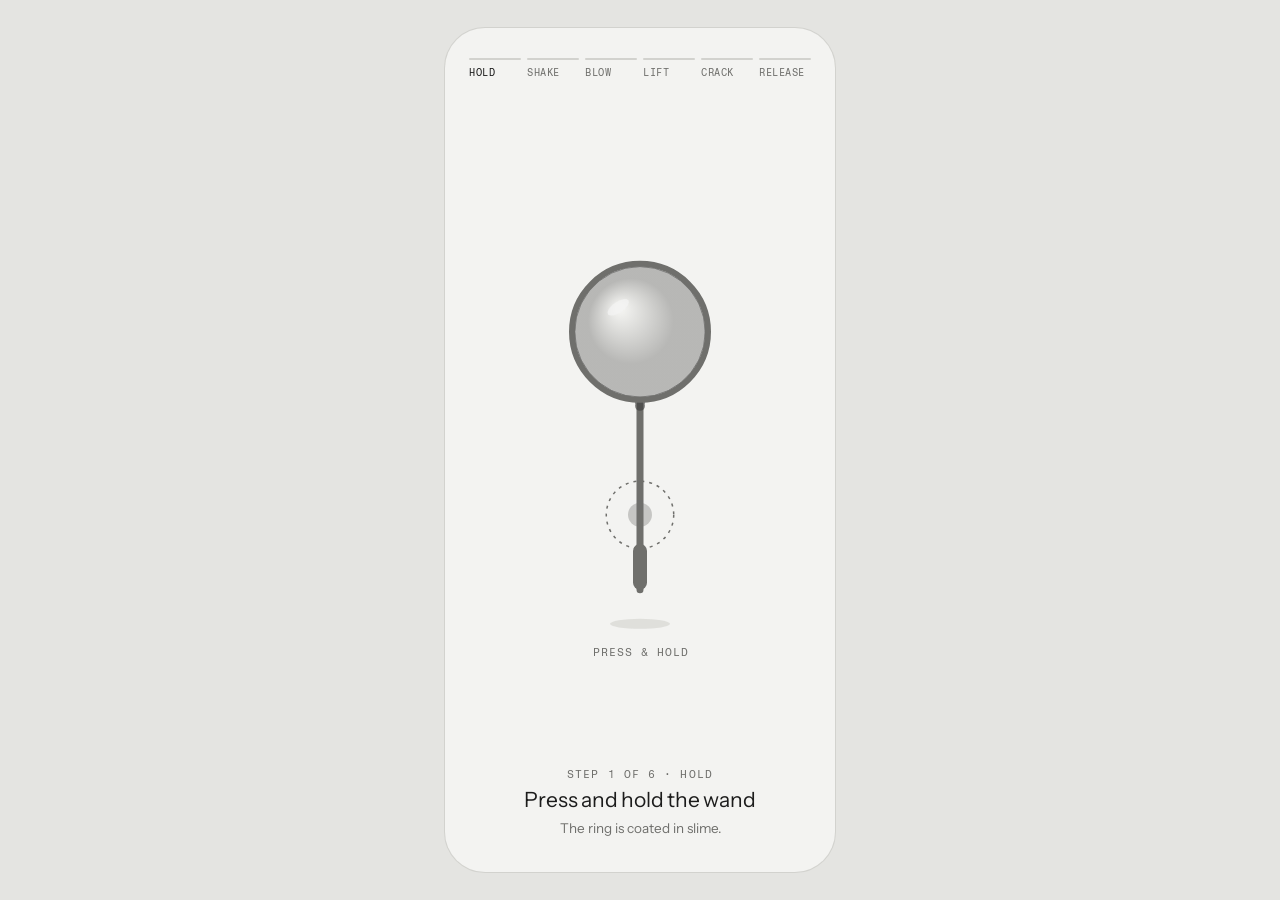
<file: docs/index.html>
<!doctype html>
<html lang="en">
<head>
<meta charset="utf-8">
<meta name="viewport" content="width=device-width,initial-scale=1,viewport-fit=cover">
<title>A Bubble's Life</title>
<meta name="description" content="A sequential interaction prototype: load the wand, blow a bubble, lift it, crack it, let it go.">
<link rel="preconnect" href="https://fonts.googleapis.com">
<link rel="preconnect" href="https://fonts.gstatic.com" crossorigin>
<link rel="stylesheet" href="https://fonts.googleapis.com/css2?family=Fragment+Mono&family=Instrument+Sans:wght@400;500&display=swap">
<link rel="stylesheet" href="css/style.css">
</head>
<body>
<!--
  One 390×844 phone frame, scaled to fit the viewport. Layers, back to front:
  sky (parallax specks for the camera move) → world (wand: canvas for study 01, DOM for study 02)
  → bubble layer (study 02 bubble) → fragile layer (study 03 SVG) → progress rail, cue footer, end card.
-->
<div class="fit" id="fit">
<div class="frame" id="frame">

  <div class="sky" id="sky" aria-hidden="true"></div>

  <div class="world" id="world">
    <!-- 01 · Slime Wand -->
    <canvas id="wandCanvas" tabindex="0" role="button" aria-label="Bubble wand dipped in slime. Press and hold it, then drag left and right to shake it. Keyboard: hold Space and press the left and right arrows."></canvas>

    <!-- 02 · Bubble Release: wand -->
    <div id="pressCue" hidden aria-hidden="true">
      <div class="pring pulse"></div>
      <div class="pring pulse2"></div>
    </div>
    <button id="wand" type="button" hidden aria-label="Bubble wand: press and hold to blow a bubble, then let go">
      <svg aria-hidden="true" width="88" height="220" viewBox="0 0 88 220" fill="none">
        <circle id="film" cx="44" cy="44" r="27"></circle>
        <circle cx="44" cy="44" r="27" stroke="currentColor" stroke-width="2"></circle>
        <line x1="44" y1="71" x2="44" y2="214" stroke="currentColor" stroke-width="2" stroke-linecap="round"></line>
      </svg>
    </button>
    <div id="threshold" hidden></div>
    <div id="swipeCue" hidden aria-hidden="true">
      <svg class="bob" width="22" height="12" viewBox="0 0 22 12" fill="none" stroke="currentColor" stroke-width="1.5" stroke-linecap="round" stroke-linejoin="round"><path d="M2 10l9-8 9 8"></path></svg>
      <svg class="bob2" width="22" height="12" viewBox="0 0 22 12" fill="none" stroke="currentColor" stroke-width="1.5" stroke-linecap="round" stroke-linejoin="round"><path d="M2 10l9-8 9 8"></path></svg>
    </div>
  </div>

  <!-- 02 · Bubble Release: bubble (outside the world so the camera can follow it) -->
  <div class="bubble-layer" id="bubbleLayer">
    <button id="bubble" type="button" hidden aria-label="Bubble: swipe up to lift it">
      <span id="bubbleSkin"></span>
      <svg aria-hidden="true" viewBox="0 0 100 100">
        <path class="hl1" d="M24 40 A30 30 0 0 1 42 22" fill="none" stroke-width="4" stroke-linecap="round"></path>
        <path class="hl2" d="M72 76 A30 30 0 0 1 62 82" fill="none" stroke-width="2" stroke-linecap="round"></path>
      </svg>
    </button>
  </div>

  <!-- 03 · Fragile Bubble -->
  <div class="fragile" id="fragile" hidden>
    <div class="floater"><div class="shaker" id="shaker">
      <svg id="s" viewBox="0 0 300 300" aria-label="A fragile bubble">
        <defs id="defs">
          <clipPath id="bodyclip"><circle cx="150" cy="150" r="78"></circle></clipPath>
        </defs>
        <g id="cue">
          <circle class="ring a" cx="150" cy="150" r="92"></circle>
          <circle class="ring b" cx="150" cy="150" r="92"></circle>
        </g>
        <g id="whole" tabindex="0" role="button" aria-label="Bubble. Tap to crack it."></g>
        <g id="cracks" clip-path="url(#bodyclip)"></g>
        <g id="frags"></g>
        <g id="fx"></g>
      </svg>
    </div></div>
  </div>

  <header class="top">
    <ol class="rail" id="rail" aria-label="Progress"></ol>
  </header>

  <footer class="cue" id="cueBox" aria-live="polite">
    <div class="caption" id="caption"></div>
    <div class="label" id="label"></div>
    <div class="sub" id="sub"></div>
  </footer>

  <div class="endcard" id="endcard" hidden>
    <p class="end-title">Nothing left.</p>
    <p class="end-sub">Slime, breath, air, then dust.<br>One bubble's whole life.</p>
    <button id="again" type="button">Blow another bubble</button>
  </div>

</div>
</div>

<script src="js/sequence.js"></script>
<script src="js/scene-wand.js"></script>
<script src="js/scene-blow.js"></script>
<script src="js/scene-fragile.js"></script>
<script>Seq.boot();</script>
</body>
</html>
</file>
<file: docs/css/style.css>
/* A Bubble's Life — one shared token set for all three studies (greyscale, light + dark). */
:root {
  --bg: #e4e4e1;
  --surface: #f3f3f1;
  --ink: #1c1c1c;
  --muted: #6f6f6c;
  --line: #d2d2ce;
  --film: #3a3a3a;      /* 01 slime membrane */
  --glass: #ffffff;     /* 02 film inside the wand loop */
  --fill: #f8f8f8;      /* 03 bubble body */
  --edge: #262626;      /* 03 bubble outline + cracks */
  --bub-hi: rgba(255,255,255,.95);
  --bub-mid: rgba(255,255,255,.35);
  --bub-lo: rgba(232,232,229,.25);
  --bub-shade: rgba(28,28,28,.07);
  --bub-rim: rgba(28,28,28,.42);
  --bub-hl: #ffffff;
  --bub-hl2: rgba(28,28,28,.18);
  --sans: "Instrument Sans", system-ui, -apple-system, "Segoe UI", sans-serif;
  --mono: "Fragment Mono", ui-monospace, "SF Mono", Menlo, monospace;
  color-scheme: light;
}
@media (prefers-color-scheme: dark) {
  :root:not([data-theme="light"]) {
    --bg: #0b0b0b; --surface: #151515; --ink: #ececea; --muted: #8c8c8a; --line: #343434;
    --film: #d6d6d4; --glass: #2c2c2c; --fill: #1d1d1d; --edge: #d8d8d8;
    --bub-hi: rgba(255,255,255,.30); --bub-mid: rgba(255,255,255,.08); --bub-lo: rgba(255,255,255,.03);
    --bub-shade: rgba(255,255,255,.07); --bub-rim: rgba(236,236,234,.5); --bub-hl: rgba(255,255,255,.75); --bub-hl2: rgba(255,255,255,.18);
    color-scheme: dark;
  }
}
:root[data-theme="dark"] {
  --bg: #0b0b0b; --surface: #151515; --ink: #ececea; --muted: #8c8c8a; --line: #343434;
  --film: #d6d6d4; --glass: #2c2c2c; --fill: #1d1d1d; --edge: #d8d8d8;
  --bub-hi: rgba(255,255,255,.30); --bub-mid: rgba(255,255,255,.08); --bub-lo: rgba(255,255,255,.03);
  --bub-shade: rgba(255,255,255,.07); --bub-rim: rgba(236,236,234,.5); --bub-hl: rgba(255,255,255,.75); --bub-hl2: rgba(255,255,255,.18);
  color-scheme: dark;
}

[hidden] { display: none !important; }
html, body { height: 100%; margin: 0; }
body {
  background: var(--bg); color: var(--ink); font-family: var(--sans);
  overflow: hidden;
  -webkit-tap-highlight-color: transparent;
}
button { font: inherit; color: inherit; }
button:focus-visible, canvas:focus-visible { outline: 1.5px solid var(--ink); outline-offset: 4px; }

/* Fixed phone frame, scaled by sequence.js to fit the viewport */
.fit { position: fixed; left: 50%; top: 50%; width: 390px; height: 844px; transform-origin: center; transform: translate(-50%, -50%); }
.frame {
  position: relative; width: 390px; height: 844px; overflow: hidden;
  background: var(--surface); border-radius: 40px; box-shadow: 0 0 0 1px var(--line);
  user-select: none; -webkit-user-select: none; touch-action: none;
}
body.full .frame { border-radius: 0; box-shadow: none; }
.sky, .world, .bubble-layer, .fragile { position: absolute; inset: 0; }

/* Sky specks: only visible while the camera follows the bubble up */
.sky { opacity: 0; pointer-events: none; }
.sky i { position: absolute; border-radius: 50%; background: var(--muted); opacity: .35; }

/* ---------- 01 · Slime Wand ---------- */
#wandCanvas { position: absolute; inset: 0; width: 100%; height: 100%; display: block; touch-action: none; cursor: grab; transition: opacity .45s ease; outline: none; }
#wandCanvas.drag { cursor: grabbing; }
#wandCanvas.gone { opacity: 0; pointer-events: none; }

/* ---------- 02 · Bubble Release ---------- */
@keyframes pulse { 0% { transform: scale(1); opacity: .55 } 100% { transform: scale(1.9); opacity: 0 } }
@keyframes bob { 0%,100% { transform: translateY(0); opacity: .35 } 50% { transform: translateY(-8px); opacity: 1 } }
@keyframes breathe { 0%,100% { transform: scale(1) } 50% { transform: scale(1.025) } }
.pulse { animation: pulse 2.2s cubic-bezier(.2,.6,.3,1) infinite; }
.pulse2 { animation: pulse 2.2s cubic-bezier(.2,.6,.3,1) 1.1s infinite; }
.bob { animation: bob 1.6s ease-in-out infinite; }
.bob2 { animation: bob 1.6s ease-in-out .18s infinite; }
.breathe { animation: breathe 2.8s ease-in-out infinite; }

.pring { position: absolute; left: 163px; top: 528px; width: 64px; height: 64px; border-radius: 50%; border: 1px solid var(--muted); pointer-events: none; }
#wand {
  position: absolute; left: 151px; top: 516px; width: 88px; height: 220px;
  padding: 0; border: 0; background: transparent; touch-action: none;
  transform-origin: 44px 216px; color: var(--ink);
}
#film { fill: var(--glass); transition: fill-opacity 300ms ease; }
#threshold { position: absolute; left: 165px; width: 60px; border-top: 1.5px dashed var(--line); transition: border-color 200ms ease; }
#swipeCue { position: absolute; left: 179px; width: 32px; display: flex; flex-direction: column; align-items: center; color: var(--ink); }

.bubble-layer { pointer-events: none; }
#bubble { position: absolute; padding: 0; border: 0; border-radius: 50%; background: transparent; touch-action: none; }
#bubbleSkin {
  position: absolute; inset: 0; border-radius: 50%; display: block; box-sizing: border-box;
  border: 1.5px solid var(--bub-rim);
  background: radial-gradient(circle at 34% 30%, var(--bub-hi) 0%, var(--bub-mid) 34%, var(--bub-lo) 70%, var(--bub-shade) 100%);
}
#bubble svg { position: absolute; inset: 0; width: 100%; height: 100%; }
#bubble .hl1 { stroke: var(--bub-hl); }
#bubble .hl2 { stroke: var(--bub-hl2); }

/* ---------- 03 · Fragile Bubble ---------- */
.fragile { touch-action: none; }
.floater { position: absolute; left: 25px; top: 230px; width: 340px; height: 340px; animation: float 5.5s ease-in-out -1.375s infinite; }
.shaker, #s { width: 100%; height: 100%; display: block; overflow: visible; }
@keyframes float { 0%,100% { transform: translateY(-6px) } 50% { transform: translateY(6px) } }

.fragile .body { fill: var(--fill); fill-opacity: .72; stroke: var(--edge); stroke-width: 1.1; }
.fragile .hl { fill: none; stroke: var(--ink); stroke-width: 2.2; stroke-linecap: round; opacity: .28; }
.fragile .spec { fill: var(--ink); opacity: .32; }
#whole { cursor: pointer; transform-box: fill-box; transform-origin: center; transition: transform .18s cubic-bezier(.3,.7,.4,1); outline: none; }
#whole.pressed { transform: scale(.955, .94); }
#whole:focus-visible .body { stroke-width: 2.2; }

.fragile .ring { fill: none; stroke: var(--ink); stroke-width: .8; stroke-dasharray: 2 5; opacity: 0; transform-box: fill-box; transform-origin: center; }
.cue1 .ring { animation: ring 2.4s cubic-bezier(.2,.6,.3,1) infinite; }
.cue1 .ring.b { animation-delay: 1.2s; }
@keyframes ring { 0% { transform: scale(.94); opacity: .55 } 100% { transform: scale(1.22); opacity: 0 } }

.crack { fill: none; stroke: var(--edge); stroke-width: 1; stroke-linecap: round; stroke-linejoin: round; stroke-dasharray: 1; stroke-dashoffset: 1; }
.frag { cursor: pointer; transform-box: view-box; transform-origin: 0 0; outline: none; }
.edge { fill: none; stroke: var(--edge); stroke-width: 1.2; stroke-linejoin: round; }
.cue2 .edge { animation: edge 1.6s ease-in-out infinite; }
@keyframes edge { 0%,100% { stroke-opacity: 1 } 50% { stroke-opacity: .35 } }
.frag.pressed .body { fill-opacity: .35; }
.frag:focus-visible .edge { stroke-width: 2.4; animation: none; }
.ripple { fill: none; stroke: var(--ink); stroke-width: 1; }
.dust { fill: var(--ink); }

/* ---------- Progress rail (all six steps) ---------- */
.top { position: absolute; top: 30px; left: 24px; right: 24px; pointer-events: none; }
.rail { display: grid; grid-template-columns: repeat(6, 1fr); gap: 6px; list-style: none; margin: 0; padding: 0; }
.rail li { display: grid; gap: 8px; font: 9.5px/1 var(--mono); letter-spacing: .06em; text-transform: uppercase; color: var(--muted); transition: color .3s; }
.rail .bar { height: 2px; background: var(--line); border-radius: 2px; overflow: hidden; }
.rail .bar i { display: block; height: 100%; background: var(--ink); transform: scaleX(0); transform-origin: left; transition: transform .25s ease; }
.rail li.on, .rail li.done { color: var(--ink); }
.rail li.wait .bar i { animation: fillpulse 1.8s ease-in-out infinite; }
@keyframes fillpulse { 0%,100% { transform: scaleX(.08) } 50% { transform: scaleX(.3) } }

/* ---------- Cue footer ---------- */
.cue {
  position: absolute; left: 24px; right: 24px; bottom: 34px;
  display: grid; gap: 7px; justify-items: center; text-align: center; pointer-events: none;
}
.cue > * { transition: opacity .18s; }
.cue.swap > * { opacity: 0; }
.caption { font: 11px/1 var(--mono); letter-spacing: .1em; text-transform: uppercase; color: var(--muted); min-height: 11px; }
.label { font-size: 21px; line-height: 1.2; font-weight: 400; letter-spacing: -.01em; min-height: 25px; }
.sub { font-size: 13.5px; line-height: 1.4; color: var(--muted); min-height: 19px; }

/* ---------- End card ---------- */
.endcard {
  position: absolute; left: 24px; right: 24px; top: 300px;
  display: grid; justify-items: center; gap: 14px; text-align: center;
  opacity: 0; transform: translateY(8px); transition: opacity .6s ease, transform .6s ease;
}
.endcard.show { opacity: 1; transform: none; }
.endcard p { margin: 0; }
.end-title { font-size: 30px; letter-spacing: -.02em; }
.end-sub { font-size: 14px; line-height: 1.5; color: var(--muted); }
#again {
  margin-top: 14px; padding: 12px 20px; border-radius: 999px; cursor: pointer;
  background: var(--ink); color: var(--surface); border: 1px solid var(--ink);
  font-size: 14px; font-weight: 500; touch-action: manipulation;
}
#again:active { transform: scale(.97); }

@media (prefers-reduced-motion: reduce) {
  .pulse, .pulse2, .bob, .bob2, .breathe, .floater, .cue1 .ring, .cue2 .edge, .rail li.wait .bar i { animation: none; }
  .pring.pulse { opacity: .45; transform: scale(1.2); }
  .cue1 .ring.a { opacity: .45; transform: scale(1.08); }
  .endcard { transition: none; }
}
</file>
